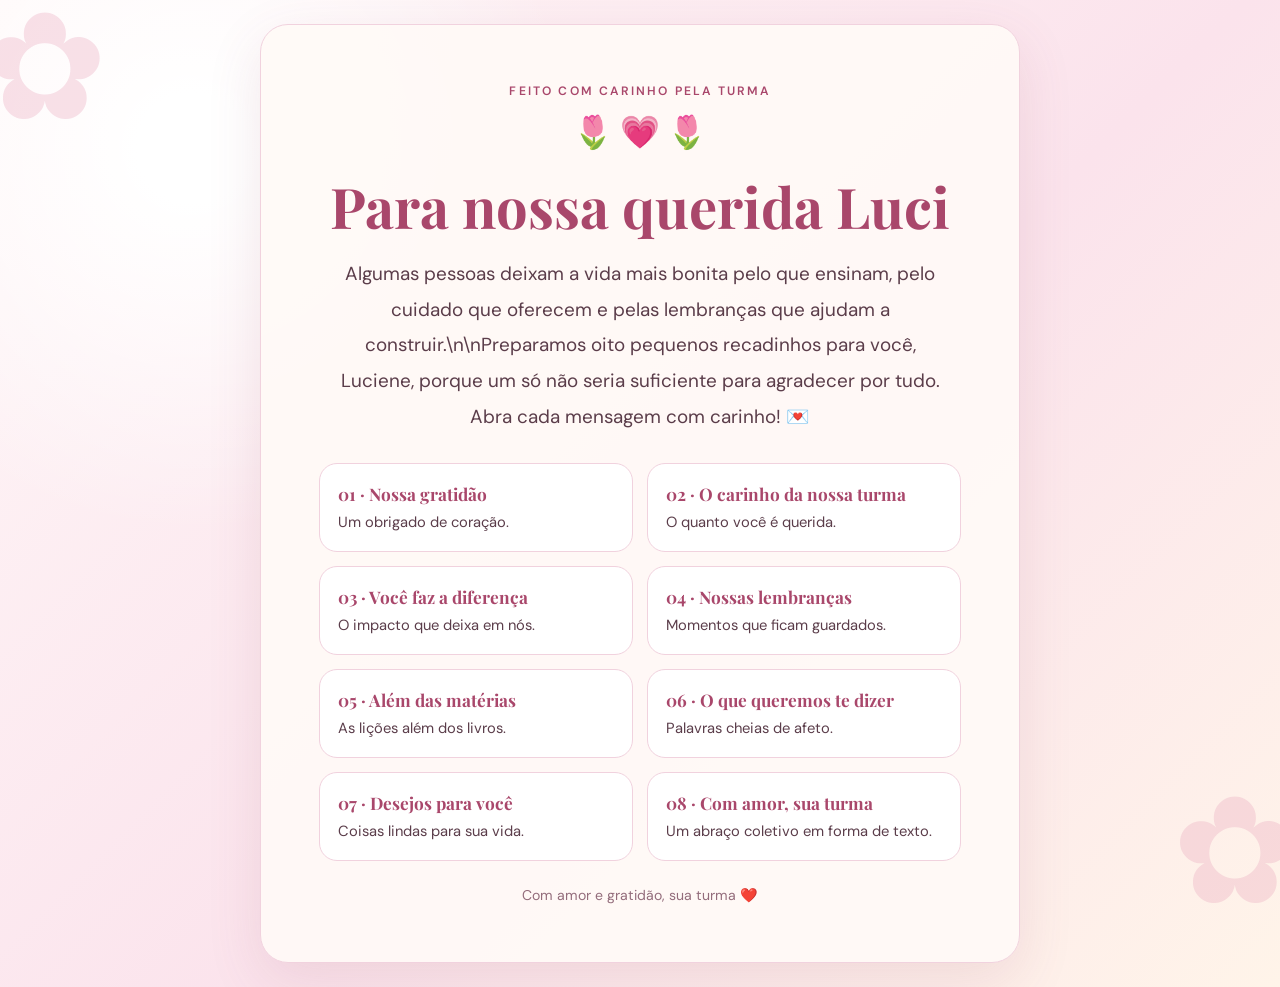
<file: index.html>
<!doctype html><html lang="pt-BR"><head><meta charset="utf-8"><meta name="viewport" content="width=device-width, initial-scale=1"><title>Uma homenagem para a Luci 💗</title><link rel="stylesheet" href="style.css"></head><body><main class="wrap"><section class="card"><div class="eyebrow">Feito com carinho pela turma</div><div class="flower">🌷 💗 🌷</div><h1>Para nossa querida Luci</h1><p>Algumas pessoas deixam a vida mais bonita pelo que ensinam, pelo cuidado que oferecem e pelas lembranças que ajudam a construir.\n\nPreparamos oito pequenos recadinhos para você, Luciene, porque um só não seria suficiente para agradecer por tudo. Abra cada mensagem com carinho! 💌</p><div class="grid"><a class="tile" href="mensagem1.html"><strong>01 · Nossa gratidão</strong><span>Um obrigado de coração.</span></a><a class="tile" href="mensagem2.html"><strong>02 · O carinho da nossa turma</strong><span>O quanto você é querida.</span></a><a class="tile" href="mensagem3.html"><strong>03 · Você faz a diferença</strong><span>O impacto que deixa em nós.</span></a><a class="tile" href="mensagem4.html"><strong>04 · Nossas lembranças</strong><span>Momentos que ficam guardados.</span></a><a class="tile" href="mensagem5.html"><strong>05 · Além das matérias</strong><span>As lições além dos livros.</span></a><a class="tile" href="mensagem6.html"><strong>06 · O que queremos te dizer</strong><span>Palavras cheias de afeto.</span></a><a class="tile" href="mensagem7.html"><strong>07 · Desejos para você</strong><span>Coisas lindas para sua vida.</span></a><a class="tile" href="mensagem8.html"><strong>08 · Com amor, sua turma</strong><span>Um abraço coletivo em forma de texto.</span></a></div><div class="small">Com amor e gratidão, sua turma ❤️</div></section></main></body></html>
</file>
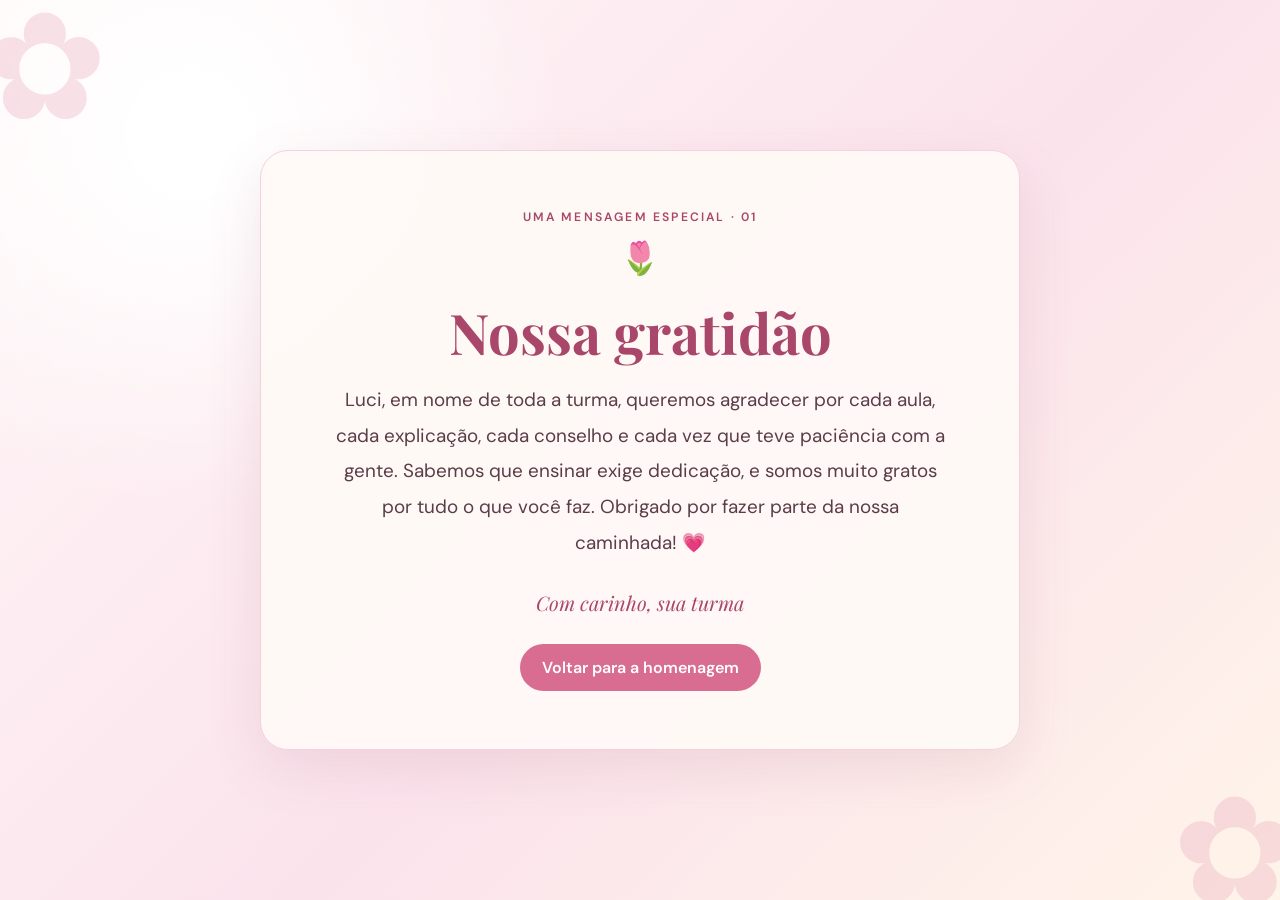
<file: mensagem1.html>
<!doctype html><html lang="pt-BR"><head><meta charset="utf-8"><meta name="viewport" content="width=device-width, initial-scale=1"><title>Nossa gratidão · Luci</title><link rel="stylesheet" href="style.css"></head><body><main class="wrap"><section class="card"><div class="eyebrow">Uma mensagem especial · 01</div><div class="flower">🌷</div><h1>Nossa gratidão</h1><p>Luci, em nome de toda a turma, queremos agradecer por cada aula, cada explicação, cada conselho e cada vez que teve paciência com a gente. Sabemos que ensinar exige dedicação, e somos muito gratos por tudo o que você faz. Obrigado por fazer parte da nossa caminhada! 💗</p><div class="signature">Com carinho, sua turma</div><a class="btn" href="index.html">Voltar para a homenagem</a></section></main></body></html>
</file>
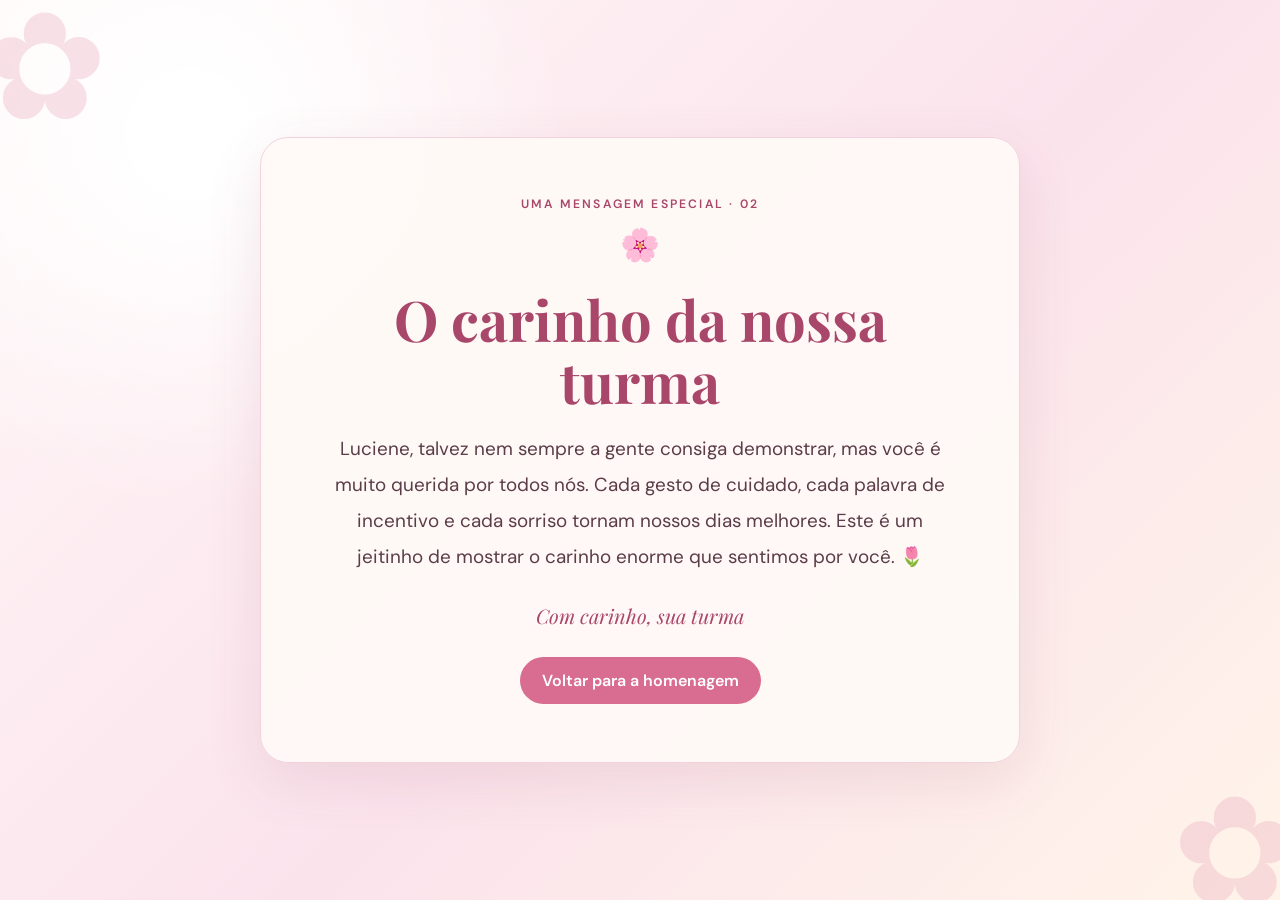
<file: mensagem2.html>
<!doctype html><html lang="pt-BR"><head><meta charset="utf-8"><meta name="viewport" content="width=device-width, initial-scale=1"><title>O carinho da nossa turma · Luci</title><link rel="stylesheet" href="style.css"></head><body><main class="wrap"><section class="card"><div class="eyebrow">Uma mensagem especial · 02</div><div class="flower">🌸</div><h1>O carinho da nossa turma</h1><p>Luciene, talvez nem sempre a gente consiga demonstrar, mas você é muito querida por todos nós. Cada gesto de cuidado, cada palavra de incentivo e cada sorriso tornam nossos dias melhores. Este é um jeitinho de mostrar o carinho enorme que sentimos por você. 🌷</p><div class="signature">Com carinho, sua turma</div><a class="btn" href="index.html">Voltar para a homenagem</a></section></main></body></html>
</file>
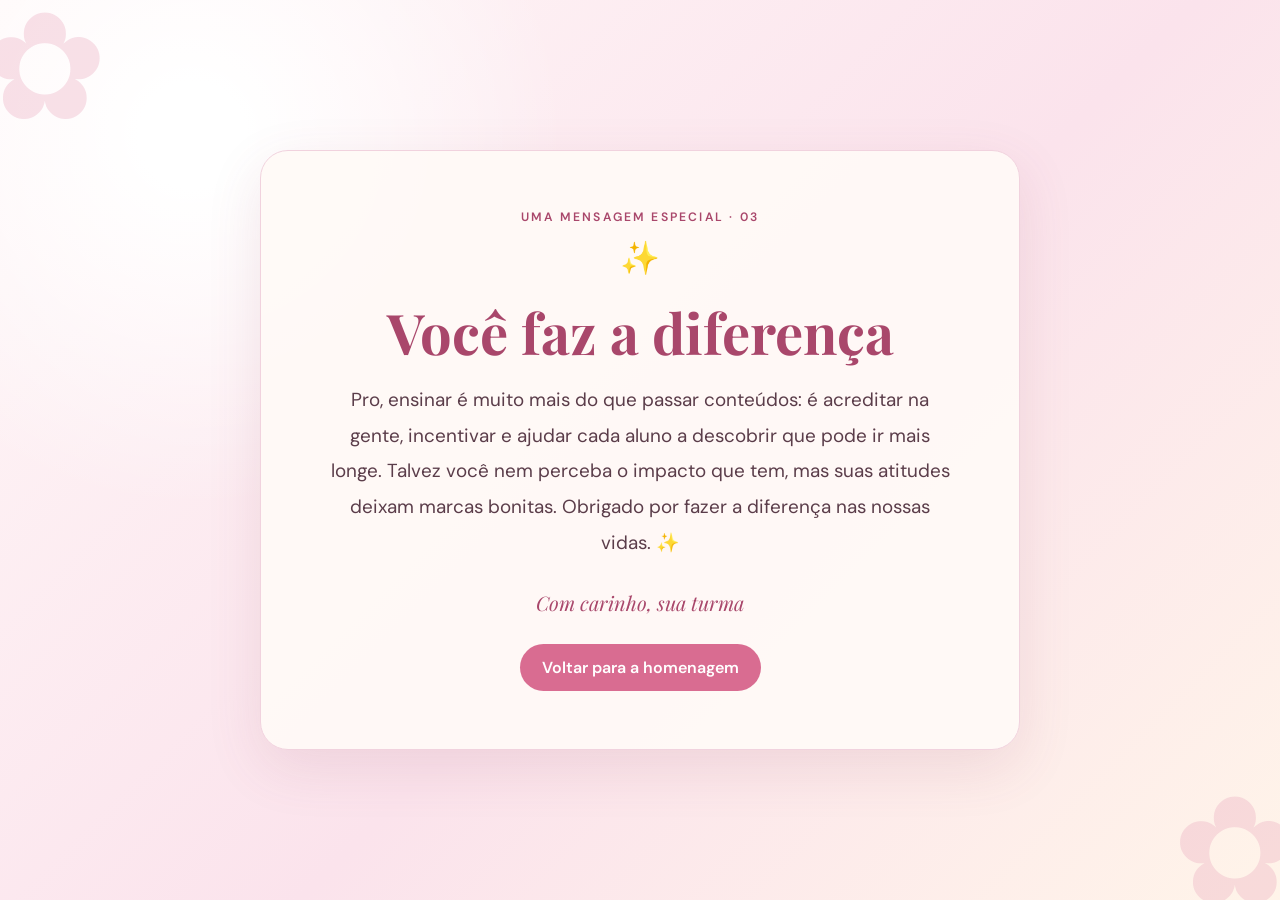
<file: mensagem3.html>
<!doctype html><html lang="pt-BR"><head><meta charset="utf-8"><meta name="viewport" content="width=device-width, initial-scale=1"><title>Você faz a diferença · Luci</title><link rel="stylesheet" href="style.css"></head><body><main class="wrap"><section class="card"><div class="eyebrow">Uma mensagem especial · 03</div><div class="flower">✨</div><h1>Você faz a diferença</h1><p>Pro, ensinar é muito mais do que passar conteúdos: é acreditar na gente, incentivar e ajudar cada aluno a descobrir que pode ir mais longe. Talvez você nem perceba o impacto que tem, mas suas atitudes deixam marcas bonitas. Obrigado por fazer a diferença nas nossas vidas. ✨</p><div class="signature">Com carinho, sua turma</div><a class="btn" href="index.html">Voltar para a homenagem</a></section></main></body></html>
</file>
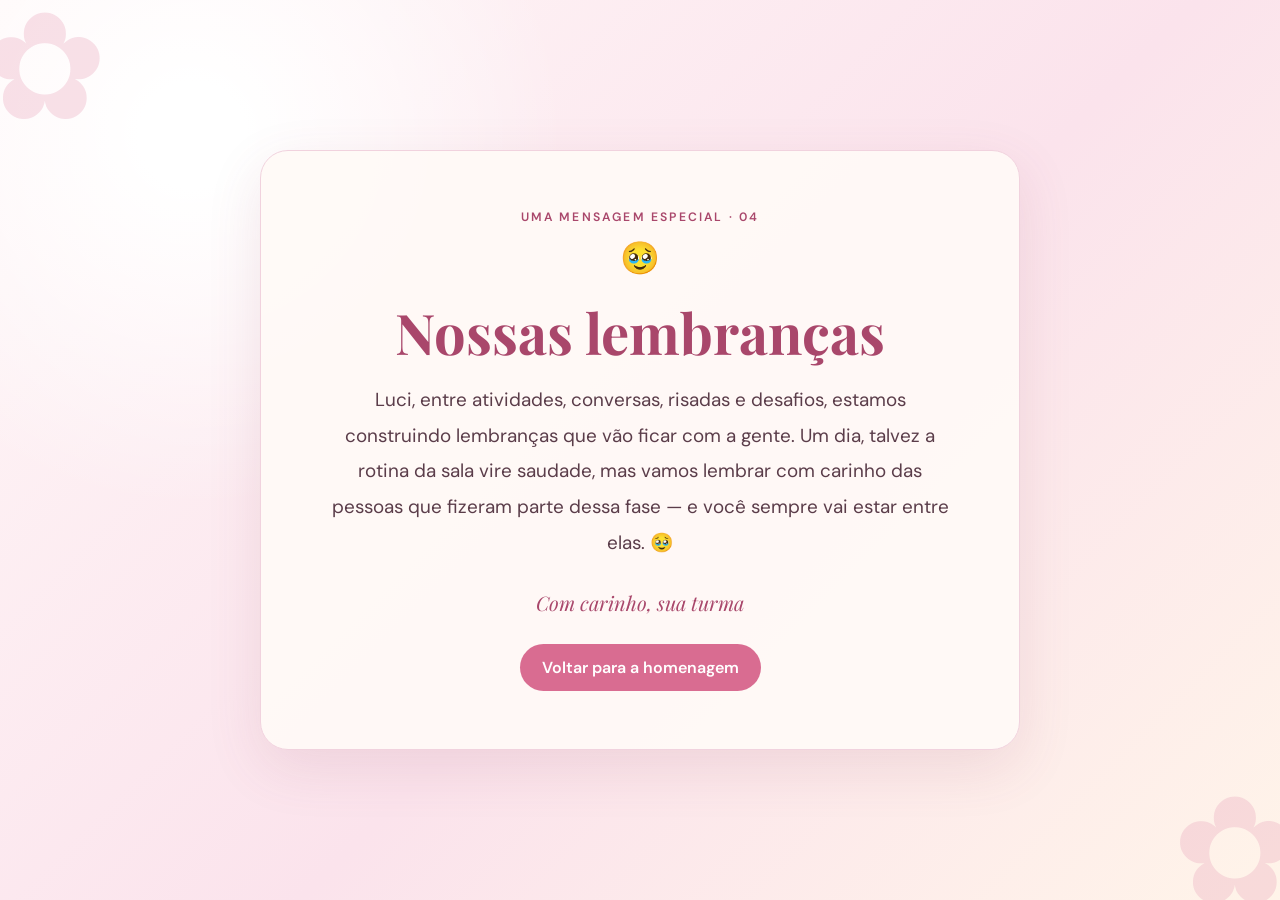
<file: mensagem4.html>
<!doctype html><html lang="pt-BR"><head><meta charset="utf-8"><meta name="viewport" content="width=device-width, initial-scale=1"><title>Nossas lembranças · Luci</title><link rel="stylesheet" href="style.css"></head><body><main class="wrap"><section class="card"><div class="eyebrow">Uma mensagem especial · 04</div><div class="flower">🥹</div><h1>Nossas lembranças</h1><p>Luci, entre atividades, conversas, risadas e desafios, estamos construindo lembranças que vão ficar com a gente. Um dia, talvez a rotina da sala vire saudade, mas vamos lembrar com carinho das pessoas que fizeram parte dessa fase — e você sempre vai estar entre elas. 🥹</p><div class="signature">Com carinho, sua turma</div><a class="btn" href="index.html">Voltar para a homenagem</a></section></main></body></html>
</file>
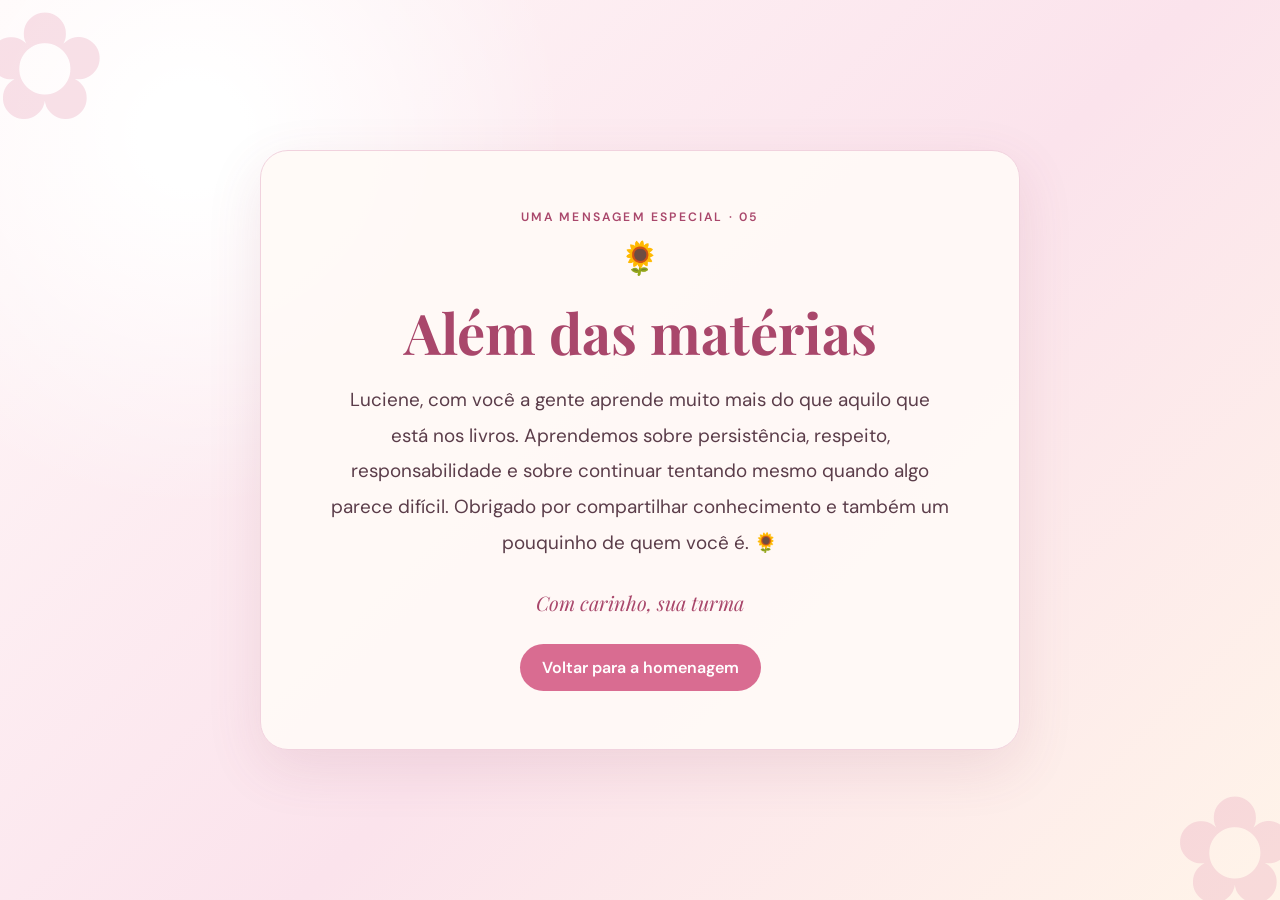
<file: mensagem5.html>
<!doctype html><html lang="pt-BR"><head><meta charset="utf-8"><meta name="viewport" content="width=device-width, initial-scale=1"><title>Além das matérias · Luci</title><link rel="stylesheet" href="style.css"></head><body><main class="wrap"><section class="card"><div class="eyebrow">Uma mensagem especial · 05</div><div class="flower">🌻</div><h1>Além das matérias</h1><p>Luciene, com você a gente aprende muito mais do que aquilo que está nos livros. Aprendemos sobre persistência, respeito, responsabilidade e sobre continuar tentando mesmo quando algo parece difícil. Obrigado por compartilhar conhecimento e também um pouquinho de quem você é. 🌻</p><div class="signature">Com carinho, sua turma</div><a class="btn" href="index.html">Voltar para a homenagem</a></section></main></body></html>
</file>
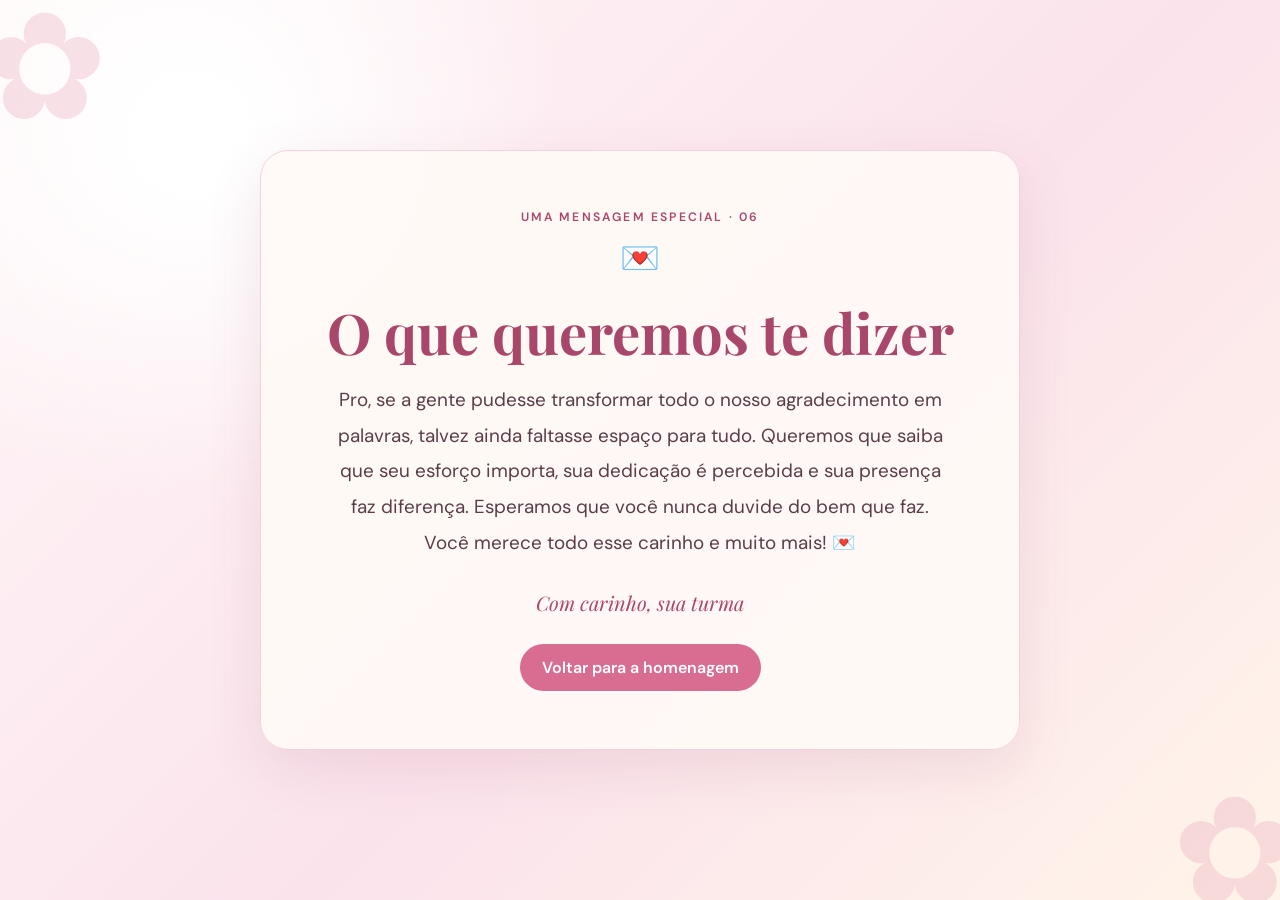
<file: mensagem6.html>
<!doctype html><html lang="pt-BR"><head><meta charset="utf-8"><meta name="viewport" content="width=device-width, initial-scale=1"><title>O que queremos te dizer · Luci</title><link rel="stylesheet" href="style.css"></head><body><main class="wrap"><section class="card"><div class="eyebrow">Uma mensagem especial · 06</div><div class="flower">💌</div><h1>O que queremos te dizer</h1><p>Pro, se a gente pudesse transformar todo o nosso agradecimento em palavras, talvez ainda faltasse espaço para tudo. Queremos que saiba que seu esforço importa, sua dedicação é percebida e sua presença faz diferença. Esperamos que você nunca duvide do bem que faz. Você merece todo esse carinho e muito mais! 💌</p><div class="signature">Com carinho, sua turma</div><a class="btn" href="index.html">Voltar para a homenagem</a></section></main></body></html>
</file>
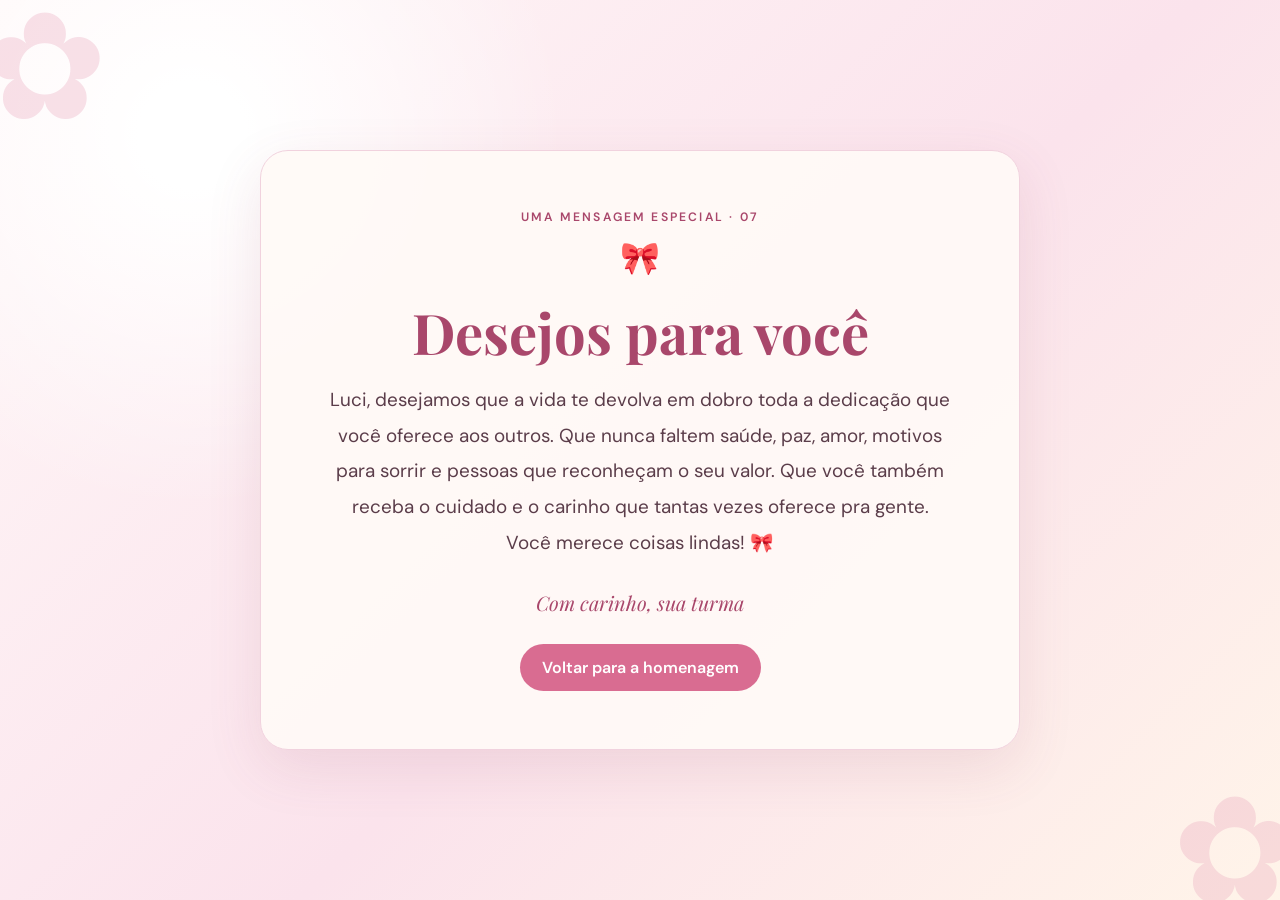
<file: mensagem7.html>
<!doctype html><html lang="pt-BR"><head><meta charset="utf-8"><meta name="viewport" content="width=device-width, initial-scale=1"><title>Desejos para você · Luci</title><link rel="stylesheet" href="style.css"></head><body><main class="wrap"><section class="card"><div class="eyebrow">Uma mensagem especial · 07</div><div class="flower">🎀</div><h1>Desejos para você</h1><p>Luci, desejamos que a vida te devolva em dobro toda a dedicação que você oferece aos outros. Que nunca faltem saúde, paz, amor, motivos para sorrir e pessoas que reconheçam o seu valor. Que você também receba o cuidado e o carinho que tantas vezes oferece pra gente. Você merece coisas lindas! 🎀</p><div class="signature">Com carinho, sua turma</div><a class="btn" href="index.html">Voltar para a homenagem</a></section></main></body></html>
</file>
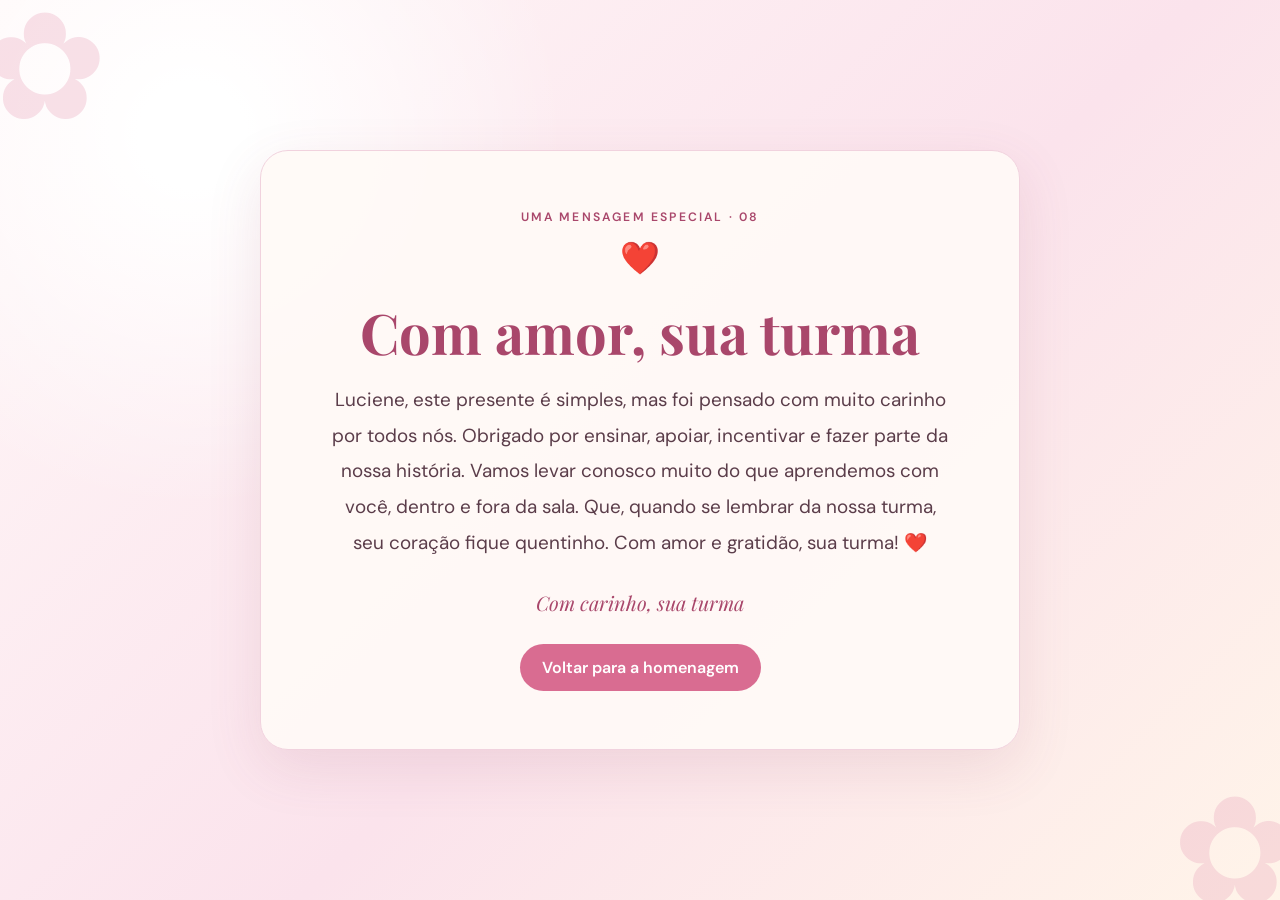
<file: mensagem8.html>
<!doctype html><html lang="pt-BR"><head><meta charset="utf-8"><meta name="viewport" content="width=device-width, initial-scale=1"><title>Com amor, sua turma · Luci</title><link rel="stylesheet" href="style.css"></head><body><main class="wrap"><section class="card"><div class="eyebrow">Uma mensagem especial · 08</div><div class="flower">❤️</div><h1>Com amor, sua turma</h1><p>Luciene, este presente é simples, mas foi pensado com muito carinho por todos nós. Obrigado por ensinar, apoiar, incentivar e fazer parte da nossa história. Vamos levar conosco muito do que aprendemos com você, dentro e fora da sala. Que, quando se lembrar da nossa turma, seu coração fique quentinho. Com amor e gratidão, sua turma! ❤️</p><div class="signature">Com carinho, sua turma</div><a class="btn" href="index.html">Voltar para a homenagem</a></section></main></body></html>
</file>
<file: style.css>
@import url('https://fonts.googleapis.com/css2?family=DM+Sans:wght@400;500;600&family=Playfair+Display:wght@500;600;700&display=swap');:root{--rose:#d96c91;--dark:#a9476b;--ink:#5b3d4a}*{box-sizing:border-box}body{margin:0;min-height:100vh;font-family:'DM Sans',sans-serif;color:var(--ink);background:radial-gradient(circle at 15% 15%,#fff 0 4%,transparent 28%),linear-gradient(135deg,#fff8f8,#fbe3ec 55%,#fff4e9);display:flex;align-items:center;justify-content:center;padding:24px}body:before,body:after{content:'✿';position:fixed;color:#e8a5bc;opacity:.32;font-size:150px;pointer-events:none}body:before{top:-30px;left:-18px}body:after{bottom:-50px;right:-18px}.wrap{width:min(760px,100%);position:relative;z-index:1}.card{background:rgba(255,250,247,.94);border:1px solid #f1d2de;border-radius:28px;padding:clamp(26px,6vw,58px);box-shadow:0 18px 55px #9248631f;text-align:center}.eyebrow{letter-spacing:.18em;text-transform:uppercase;font-size:.76rem;color:var(--dark);font-weight:600}h1{font-family:'Playfair Display',serif;font-size:clamp(2.1rem,6vw,3.5rem);line-height:1.12;color:var(--dark);margin:14px 0 18px}p{font-size:clamp(1.03rem,2.5vw,1.18rem);line-height:1.9;margin:0 auto;max-width:620px;white-space:pre-line}.flower{font-size:2rem;margin:12px 0 22px}.signature{margin-top:28px;color:var(--dark);font-family:'Playfair Display',serif;font-size:1.25rem;font-style:italic}a.btn{display:inline-block;text-decoration:none;margin-top:28px;background:var(--rose);color:white;padding:13px 22px;border-radius:999px;font-weight:600}.grid{display:grid;grid-template-columns:repeat(auto-fit,minmax(210px,1fr));gap:14px;margin-top:28px;text-align:left}.tile{display:block;text-decoration:none;color:var(--ink);background:white;border:1px solid #f1d2de;border-radius:18px;padding:18px}.tile strong{display:block;color:var(--dark);font-family:'Playfair Display',serif;font-size:1.08rem;margin-bottom:6px}.tile span{font-size:.92rem;line-height:1.5}.small{font-size:.88rem;color:#936c7b;margin-top:25px}@media(max-width:480px){body{padding:14px}.card{border-radius:22px;padding:25px 20px}.grid{grid-template-columns:1fr}}
</file>
